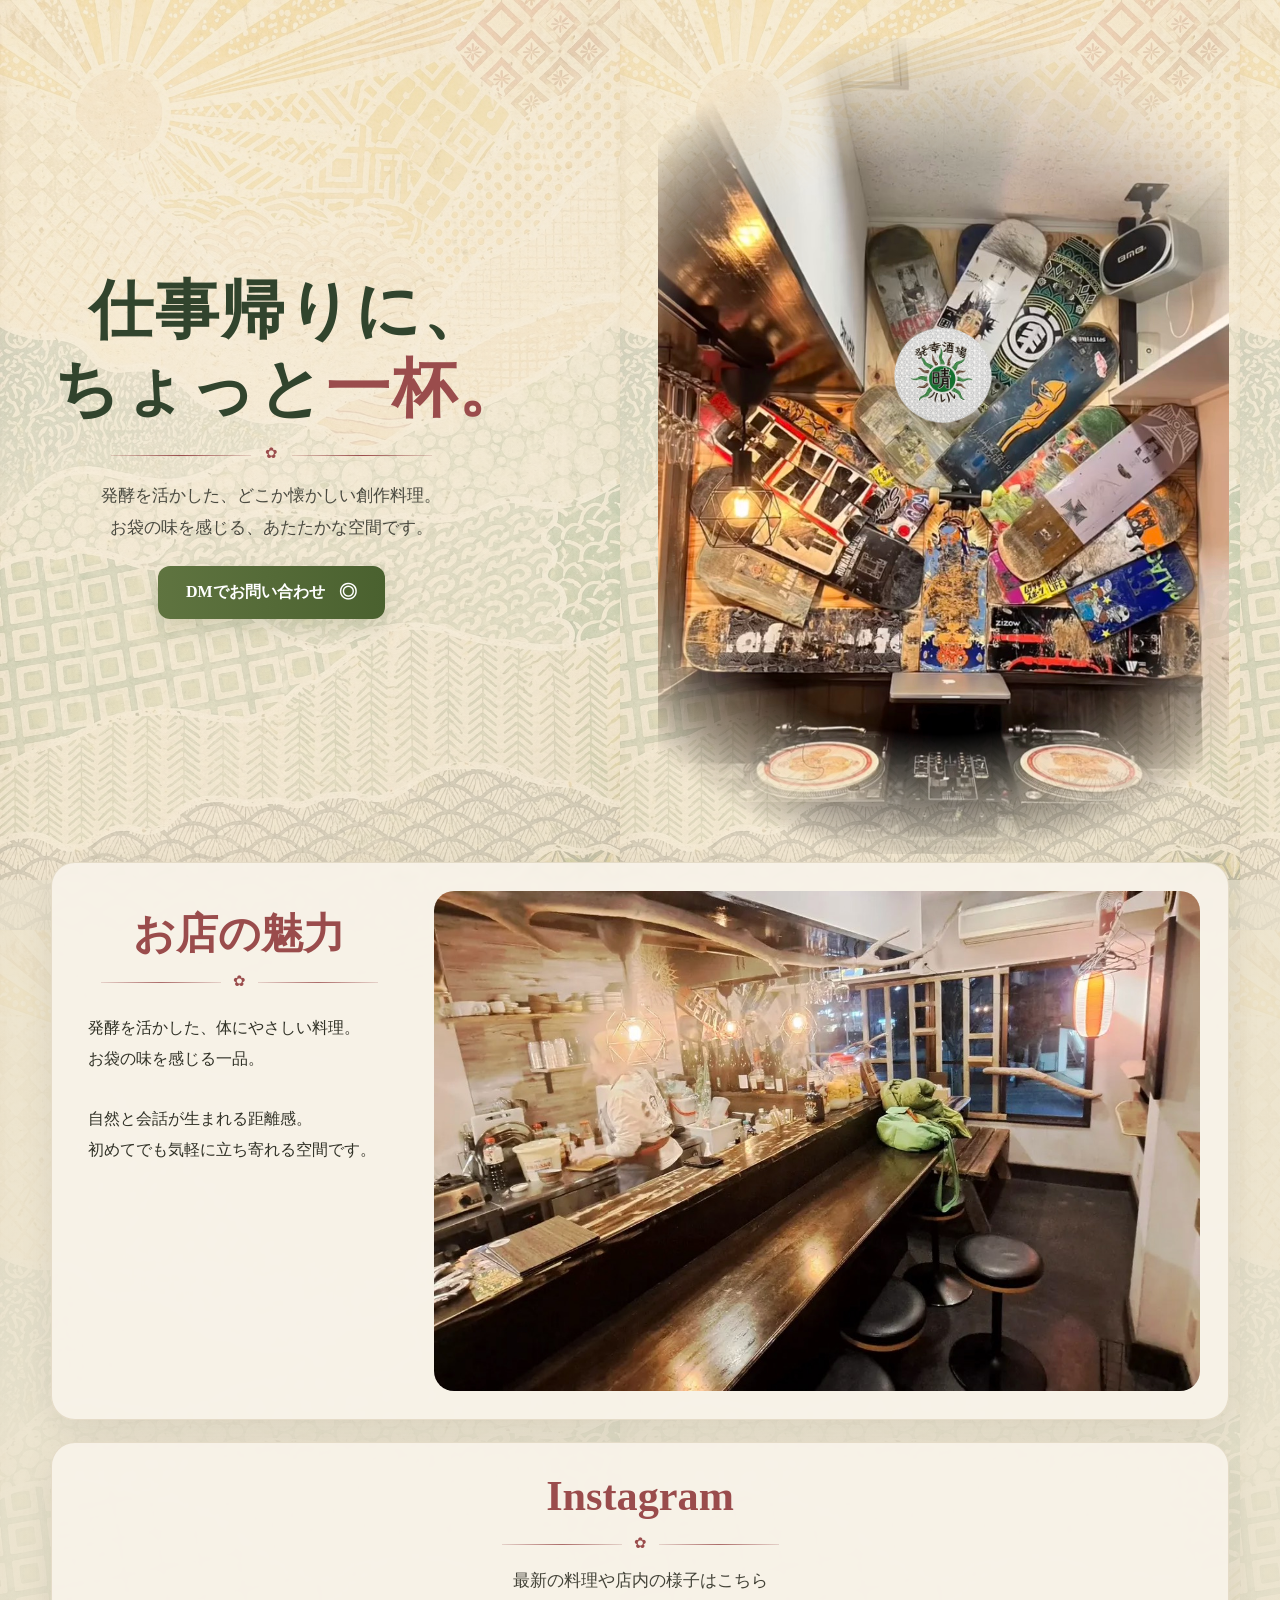
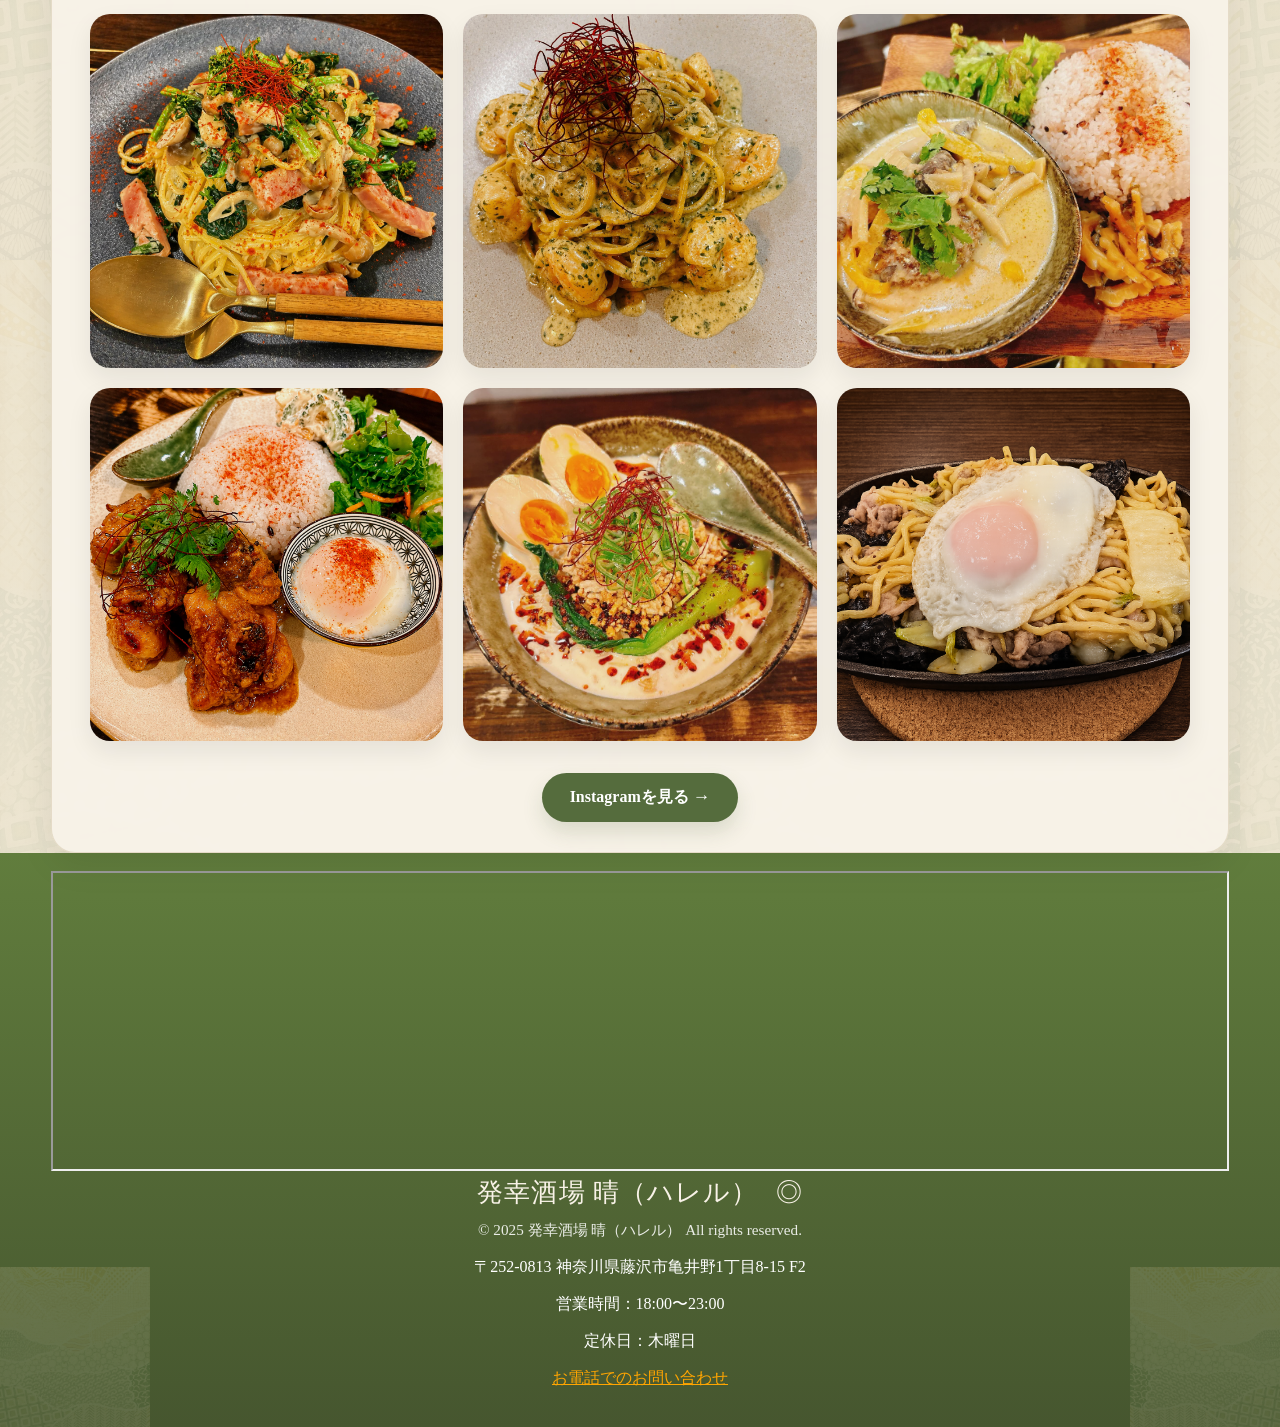
<file: index.html>
<!DOCTYPE html>
<html lang="ja">
<head>
  <meta charset="UTF-8" />
  <meta name="viewport" content="width=device-width, initial-scale=1.0" />

  <title>発幸酒場 晴（ハレル）｜六会日大前駅近くの居酒屋</title>
  <meta name="description" content="六会日大前駅徒歩3分。発酵を活かした体にやさしい料理と日替わりメニュー、お酒が楽しめる発幸酒場 晴（ハレル）。仕事帰りに気軽に立ち寄れる居酒屋です。" />
  <link rel="canonical" href="https://hareru-izakaya.com/" />

  <meta property="og:title" content="発幸酒場 晴（ハレル）｜六会日大前駅近くの居酒屋" />
  <meta property="og:description" content="発酵を活かした体にやさしい料理と日替わりメニュー、お酒が楽しめる居酒屋。" />
  <meta property="og:image" content="https://hareru-izakaya.com/ogp.png" />
  <meta property="og:url" content="https://hareru-izakaya.com/" />
  <meta property="og:type" content="website" />
  <meta property="og:site_name" content="発幸酒場 晴（ハレル）" />
  <meta property="og:locale" content="ja_JP" />

  <meta name="twitter:card" content="summary_large_image" />

  <link rel="icon" type="image/png" href="favicon.png" />
  <link rel="stylesheet" href="style.css" />
</head>

<body>
  <header class="hero">
    <div class="hero-pattern"></div>

    <div class="hero-inner container">
      <div class="hero-copy">

        <h1>
          仕事帰りに、<br>
          ちょっと<span class="accent">一杯。</span>
        </h1>

        <div class="hero-divider">
          <span></span>
          <i>✿</i>
          <span></span>
        </div>

        <p class="hero-text">
          発酵を活かした、どこか懐かしい創作料理。<br>
          お袋の味を感じる、あたたかな空間です。
        </p>

        <a
          class="button hero-button"
          href="https://www.instagram.com/o.o.hareru.o.o/"
          target="_blank"
          rel="noopener noreferrer"
        >
          DMでお問い合わせ
          <span class="button-icon">◎</span>
        </a>
      </div>

      <div class="hero-visual">
        <img src="image.png" alt="店内写真" class="hero-main-photo" />
        <img src="logohareru.png" alt="発幸酒場 晴 ロゴ" class="hero-logo" />
      </div>
    </div>
  </header>

  <main class="main-content container">
    <section class="card intro-card">
      <div class="intro-text">
        <h2>お店の魅力</h2>

        <div class="section-divider">
          <span></span>
          <i>✿</i>
          <span></span>
        </div>

        <p>
          発酵を活かした、体にやさしい料理。<br>
          お袋の味を感じる一品。<br><br>
          自然と会話が生まれる距離感。<br>
          初めてでも気軽に立ち寄れる空間です。
        </p>
      </div>

      <div class="intro-image">
        <img src="counter.png" alt="店内カウンター写真" />
      </div>
    </section>

    <section class="card instagram-card" id="instagram">
      <h2>Instagram</h2>

      <div class="section-divider center">
        <span></span>
        <i>✿</i>
        <span></span>
      </div>

      <p class="instagram-lead">最新の料理や店内の様子はこちら</p>

      <div class="insta-gallery">
        <a class="insta-item" href="https://www.instagram.com/o.o.hareru.o.o/" target="_blank" rel="noopener noreferrer">
          <img src="insta1.png" alt="【タネトの男飯】" />
        </a>

        <a class="insta-item" href="https://www.instagram.com/o.o.hareru.o.o/" target="_blank" rel="noopener noreferrer">
          <img src="insta2.png" alt="自家製バジルペースト 和風にんにくエビクリームジェノベーゼパスタ" />
        </a>

        <a class="insta-item" href="https://www.instagram.com/o.o.hareru.o.o/" target="_blank" rel="noopener noreferrer">
          <img src="insta3.png" alt="きのこ味噌グリーンカレー 煮込みハンバーグ" />
        </a>

        <a class="insta-item" href="https://www.instagram.com/o.o.hareru.o.o/" target="_blank" rel="noopener noreferrer">
          <img src="insta4.png" alt="醤油麹タンドリーチキン" />
        </a>

        <a class="insta-item" href="https://www.instagram.com/o.o.hareru.o.o/" target="_blank" rel="noopener noreferrer">
          <img src="insta5.png" alt="冷やし豆乳たんたん麺" />
        </a>

        <a class="insta-item" href="https://www.instagram.com/o.o.hareru.o.o/" target="_blank" rel="noopener noreferrer">
          <img src="insta6.png" alt="【タネトの男飯】" />
        </a>
      </div>

      <a
        class="button instagram-button"
        href="https://www.instagram.com/o.o.hareru.o.o/"
        target="_blank"
        rel="noopener noreferrer"
      >
        Instagramを見る
        <span class="button-arrow">→</span>
      </a>
    </section>
  </main>

  <footer class="footer">
    <div class="footer-inner container">
      <iframe src="https://www.google.com/maps/embed?pb=!1m18!1m12!1m3!1d203.3039833278567!2d139.47133561794013!3d35.38383555094961!2m3!1f0!2f0!3f0!3m2!1i1024!2i768!4f13.1!3m3!1m2!1s0x601851a195106abb%3A0xd356139237eff7a1!2z55m65bm46YWS5aC0IOaZtOOAkOODj-ODrOODq-OAkQ!5e0!3m2!1sja!2sjp!4v1776880212217!5m2!1sja!2sjp" class="map" width="100%" height="300" allowfullscreen="" loading="lazy" title="発幸酒場　晴　の所在地マップ"></iframe>
      <p class="footer-title">
        発幸酒場 晴（ハレル）
        <span>◎</span>
      </p>
      <p class="footer-copy">© 2025 発幸酒場 晴（ハレル） All rights reserved.</p>
      <p>〒252-0813 神奈川県藤沢市亀井野1丁目8-15 F2</p>
      <p>営業時間：18:00〜23:00</p>
      <p>定休日：木曜日</p>
      <p><a href="tel:0466669633" class="footer-address">お電話でのお問い合わせ</a></p>
    </div>
  </footer>
</body>
</html>
</file>
<file: style.css>
:root {
  --bg: #ece5d2;
  --paper: rgba(248, 243, 233, 0.94);
  --green: #556c3d;
  --green-dark: #40522f;
  --red: #9a4c4c;
  --text: #2f3128;
  --muted: #5f5c52;
  --line: rgba(128, 111, 74, 0.2);
  --shadow: 0 12px 35px rgba(0, 0, 0, 0.08);
  --radius: 24px;
}

* {
  box-sizing: border-box;
}

body {
  margin: 0;
  color: var(--text);
  font-family: "Hiragino Mincho ProN", "Yu Mincho", "Noto Serif JP", serif;
  background:
    linear-gradient(rgba(236, 229, 210, 0.88), rgba(236, 229, 210, 0.92)),
    url("pattern_converted.png");
  background-size: auto, 620px;
  background-repeat: repeat;
}



img {
  display: block;
  max-width: 100%;
}

.container {
  width: min(92%, 1320px);
  margin: 0 auto;
}

/* hero */
.hero {
  position: relative;
  overflow: hidden;
  padding: 38px 0 26px;
  min-height: 660px;
}

.hero-pattern {
  position: absolute;
  inset: 0;
  background:
    linear-gradient(rgba(246, 239, 223, 0.72), rgba(246, 239, 223, 0.65)),
    url("pattern_converted.png");
  background-repeat: repeat;
  background-size: auto, 620px;
  opacity: 0.9;
}

.hero-inner {
  position: relative;
  z-index: 1;
  display: grid;
  grid-template-columns: 1fr 1fr;
  align-items: center;
  gap: 36px;
}

.hero-copy {
  max-width: 440px;
  margin-top: 0 auto;
  display: flex;
  flex-direction: column;
  justify-content: center;
  align-items: center;
  text-align: center;
}

.hero-copy h1 {
  margin: 0;
  font-size: clamp(3.2rem, 5vw, 5rem);
  line-height: 1.22;
  letter-spacing: 0.03em;
  color: #31442d;
  white-space: nowrap;
  position: relative;
  left: 18px;
}

.hero-copy h1 .accent {
  color: var(--red);
}

.hero-text {
  margin: 16px 0 0;
  font-size: 1.08rem;
  line-height: 1.85;
  color: #4a4a40;
  max-width: 420px;
}

.hero-divider {
  display: flex;
  align-items: center;
  justify-content: center;
  gap: 14px;
  margin: 18px 0 0;
  color: var(--red);
}

.hero-divider span {
  display: block;
  width: 140px;
  height: 1.5px;
  background: linear-gradient(
    to right,
    rgba(154, 76, 76, 0.2),
    rgba(154, 76, 76, 1),
    rgba(154, 76, 76, 0.2)
  );
}

.hero-divider i {
  font-style: normal;
  font-size: 0.95rem;
  transform: translateY(-2px);
}

.hero-button {
  margin-top: 22px;
}

.hero-visual {
  position: relative;
  min-height: 570px;
}


.hero-main-photo {
  width: min(100%, 640px);
  margin: 0 auto;
  object-fit: cover;
  filter: saturate(0.98) contrast(1.02);
  -webkit-mask-image: radial-gradient(circle at center, rgba(0, 0, 0, 1) 58%, rgba(0, 0, 0, 0) 84%);
  mask-image: radial-gradient(circle at center, rgba(0, 0, 0, 1) 58%, rgba(0, 0, 0, 0) 84%);
}

.hero-logo {
  position: absolute;
  top: 42%;
  left: 50%;
  transform: translate(-50%, -50%);
  width: 110px;
  z-index: 2;
  filter: drop-shadow(0 10px 24px rgba(0, 0, 0, 0.15));
}

/* buttons */
.button {
  display: inline-flex;
  align-items: center;
  justify-content: center;
  gap: 14px;
  padding: 16px 28px;
  border-radius: 12px;
  background: linear-gradient(90deg, #5f7440 0%, #4a612f 100%);
  color: #fff;
  text-decoration: none;
  font-size: 1rem;
  font-weight: 700;
  box-shadow: 0 10px 20px rgba(85, 108, 61, 0.18);
  transition: transform 0.2s ease, background 0.2s ease;
}

.button:hover {
  transform: translateY(-1px);
  background: linear-gradient(90deg, #4f6336 0%, #3f5229 100%);
}

.button-icon,
.button-arrow {
  font-size: 1.1rem;
  line-height: 1;
}

/* main */
.main-content {
  position: relative;
  z-index: 2;
  margin-top: -18px;
  padding-bottom: 0;
}

.card {
  background: var(--paper);
  border: 1px solid rgba(194, 178, 142, 0.35);
  border-radius: var(--radius);
  box-shadow: var(--shadow);

  -webkit-backdrop-filter: blur(2px);
  backdrop-filter: blur(2px);
}

/* intro */
.intro-card {
  display: grid;
  grid-template-columns: 320px minmax(0, 1fr);
  gap: 34px;
  padding: 28px;
  margin-bottom: 22px;
}

.intro-text {
  padding: 18px 10px 18px 8px;
}

.intro-text h2,
.instagram-card h2 {
  margin: 0;
  text-align: center;
  color: var(--red);
  font-size: clamp(2rem, 3.3vw, 3rem);
  line-height: 1.2;
}

.section-divider {
  display: flex;
  align-items: center;
  gap: 12px;
  margin: 20px 0 0;
  color: var(--red);
}

.section-divider span {
  display: block;
  height: 1.5px;
  width: 120px;
  background: linear-gradient(
    to right,
    rgba(154, 76, 76, 0.2),
    rgba(154, 76, 76, 0.8),
    rgba(154, 76, 76, 0.2)
  );
}

.section-divider i {
  font-style: normal;
  font-size: 0.95rem;
  transform: translateY(-1px);
}

.intro-text .section-divider,
.section-divider.center {
  justify-content: center;
  margin-top: 14px;
}

.intro-text p {
  margin: 22px 0 0;
  font-size: 1rem;
  line-height: 1.9;
  color: #303126;
}

.intro-image img {
  width: 100%;
  height: 500px;
  object-fit: cover;
  object-position: bottom;
  border-radius: 20px;
}

/* instagram */
.instagram-card {
  padding: 28px 28px 30px;
  text-align: center;
}

.instagram-lead {
  margin: 16px 0 22px;
  font-size: 1.05rem;
  color: #424237;
}

.insta-gallery {
  max-width: 1100px;
  margin: 0 auto;
  display: grid;
  grid-template-columns: repeat(3, 1fr);
  gap: 20px;
}

.insta-item {
  display: block;
  overflow: hidden;
  border-radius: 20px;
  box-shadow: 0 10px 24px rgba(0, 0, 0, 0.08);
}

.insta-item img {
  width: 100%;
  height: 100%;
  aspect-ratio: 1 / 1;
  object-fit: cover;
  display: block;
  transition: transform 0.4s ease;
  filter: brightness(0.95);
}

.insta-item:hover img {
  transform: scale(1.05);
}

/* ボタン */
.instagram-button {
  display: inline-block;
  margin: 32px auto 0;
  padding: 14px 28px;
  border-radius: 999px;
  background: #556c3d;
  color: #fff;
  text-decoration: none;
  font-weight: bold;
}

.instagram-button:hover {
  background: #40522f;
}

.insta-icon {
  position: absolute;
  right: 10px;
  bottom: 10px;
  width: 28px;
  height: 28px;
  border-radius: 999px;
  background: rgba(0, 0, 0, 0.55);
  color: #fff;
  display: flex;
  align-items: center;
  justify-content: center;
  font-size: 0.85rem;
}


/* footer */
.footer {
  margin-top: 0;
  position: relative;
  overflow: hidden;
  background: linear-gradient(180deg, #617d3d 0%, #46562f 100%);
  color: #fff;
}

.footer::before,
.footer::after {
  content: "";
  position: absolute;
  bottom: -20px;
  width: 180px;
  height: 180px;
  background: url("pattern_converted.png") center/cover no-repeat;
  opacity: 0.16;
  filter: grayscale(0.2);
}

.footer::before {
  left: -30px;
}

.footer::after {
  right: -30px;
  transform: scaleX(-1);
}

.footer-inner {
  position: relative;
  z-index: 1;
  padding: 18px 0 22px;
  text-align: center;
}

.footer-title {
  margin: 0;
  font-size: 1.6rem;
  letter-spacing: 0.04em;
  color: #f8f2e7;
}

.footer-title span {
  margin-left: 10px;
}

.footer-copy {
  margin: 10px 0 0;
  font-size: 0.95rem;
  color: rgba(255, 255, 255, 0.88);
}

.footer-address {
  color: orange;
}


/* responsive */
@media (max-width: 1100px) {
  .hero-inner {
    grid-template-columns: 1fr 1fr;
    text-align: center;
  }

  .hero-copy {
    max-width: 100%;
    padding-top: 18px;
  }

  .hero-copy h1 {
    font-size: 1rem;
    white-space: normal;
    position: relative;
    left: 16px;
  }

  .hero-text {
    font-size: 1rem;
    max-width: 360px;
  }

  

  .hero-main-photo {
    width: 100%;
    max-width: 500px;
  }

  .hero-logo {
  position: absolute;
  top: 40%;
  left: 50%;
  transform: translate(-50%, -50%);
  
  width: 95px;
  z-index: 2;

  filter: drop-shadow(0 12px 28px rgba(0, 0, 0, 0.25));
}

  .intro-card {
    grid-template-columns: 1fr;
    gap: 24pz;
  }

  .intro-image img {
    height: 360px;
  }

  .insta-gallery {
    grid-template-columns: repeat(2, minmax(0, 1fr));
    gap: 16px;
  }
}

@media (max-width: 768px) {
  body {
    background-size: auto, 420px;
  }

  .hero {
    padding: 24px 0 20px;
  }

  .hero-inner {
    grid-template-columns: 1fr;
    gap: 18px;
  }

  .hero-copy {
    order: 2;
    padding-top: 0;
    max-width: 100%;
  }

  .hero-visual {
    order: 1;
  }

  .hero-copy h1 {
    font-size: 2.5rem;
    white-space: normal;
  }

  .hero-divider span,
  .section-divider span {
    width: 72px;
  }

  .hero-main-photo {
    width: 100%;
    max-width: 100%;
  }

  .hero-logo {
    width: 82px;
    top: 40%;
  }

  .hero-button {
    margin-top: 22px;
    margin-bottom: 36px;
  }

  .button,
  .instagram-button {
    width: 100%;
    min-width: 0;
  }

  .intro-card,
  .instagram-card {
    padding: 20px;
  }

  .intro-image img {
    height: 260px;
  }

  .intro-text p,
  .instagram-lead,
  .hero-text {
    font-size: 1rem;
  }

  .insta-gallery {
    grid-template-columns: 1fr;
    gap: 12px;
  }

  .footer-title {
    font-size: 1.3rem;
  }

  .footer-copy {
    font-size: 0.85rem;
  }
}
</file>
